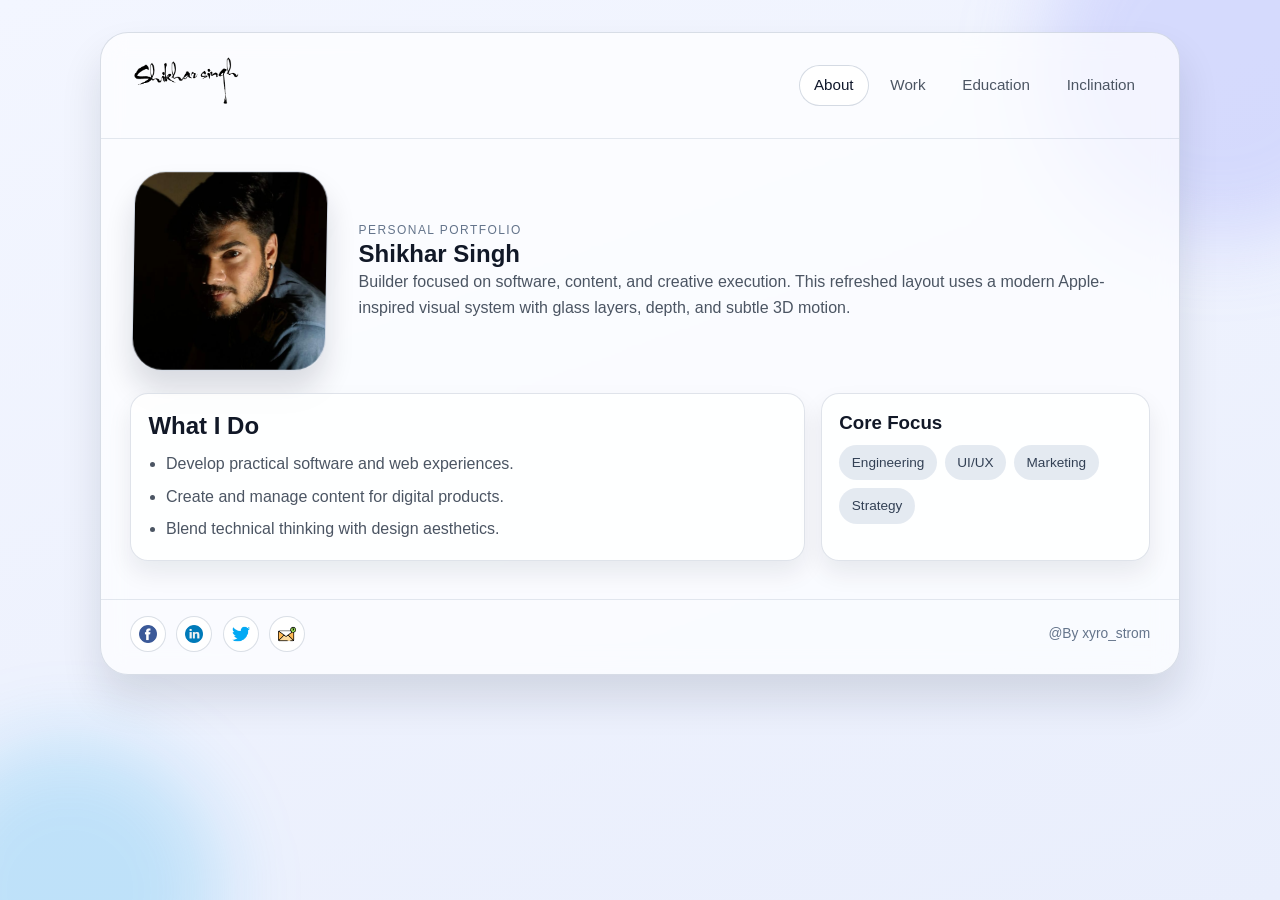
<file: index.html>
<!doctype html>
<html lang="en">
<head>
  <meta charset="utf-8">
  <meta name="viewport" content="width=device-width, initial-scale=1">
  <title>Portfolio · About</title>
  <link rel="stylesheet" href="index.css">
</head>
<body>
  <div class="site-shell">
    <header class="header">
      <a class="brand" href="index.html">
        <img src="img/signature5d9863102e449.png" alt="Signature logo">
      </a>
      <nav class="nav" aria-label="Main navigation">
        <a class="active" href="index.html">About</a>
        <a href="work.html">Work</a>
        <a href="education.html">Education</a>
        <a href="inclanation.html">Inclination</a>
      </nav>
    </header>

    <main class="main">
      <section class="hero">
        <img src="img/potrait.jpg" alt="Portrait of Shikhar Singh">
        <div>
          <p class="eyebrow">Personal Portfolio</p>
          <h1>Shikhar Singh</h1>
          <p>Builder focused on software, content, and creative execution. This refreshed layout uses a modern Apple-inspired visual system with glass layers, depth, and subtle 3D motion.</p>
        </div>
      </section>

      <section class="panel-grid">
        <article class="card card--wide">
          <h2>What I Do</h2>
          <ul class="list">
            <li>Develop practical software and web experiences.</li>
            <li>Create and manage content for digital products.</li>
            <li>Blend technical thinking with design aesthetics.</li>
          </ul>
        </article>
        <article class="card card--narrow">
          <h3>Core Focus</h3>
          <div class="tag-wrap">
            <span class="tag">Engineering</span>
            <span class="tag">UI/UX</span>
            <span class="tag">Marketing</span>
            <span class="tag">Strategy</span>
          </div>
        </article>
      </section>
    </main>

    <footer class="footer">
      <div class="socials">
        <a href="https://www.facebook.com/xyrostrom" target="_blank" rel="noreferrer"><img src="img/facebook.png" alt="Facebook"></a>
        <a href="https://www.linkedin.com/in/shikharsingh5051/" target="_blank" rel="noreferrer"><img src="img/linkedin.png" alt="LinkedIn"></a>
        <a href="https://twitter.com/xyro_strom" target="_blank" rel="noreferrer"><img src="img/twitter.png" alt="Twitter"></a>
        <a href="mailto:shikhar.singh@zoho.com"><img src="img/email.png" alt="Email"></a>
      </div>
      <p class="credit">@By xyro_strom</p>
    </footer>
  </div>
</body>
</html>
</file>
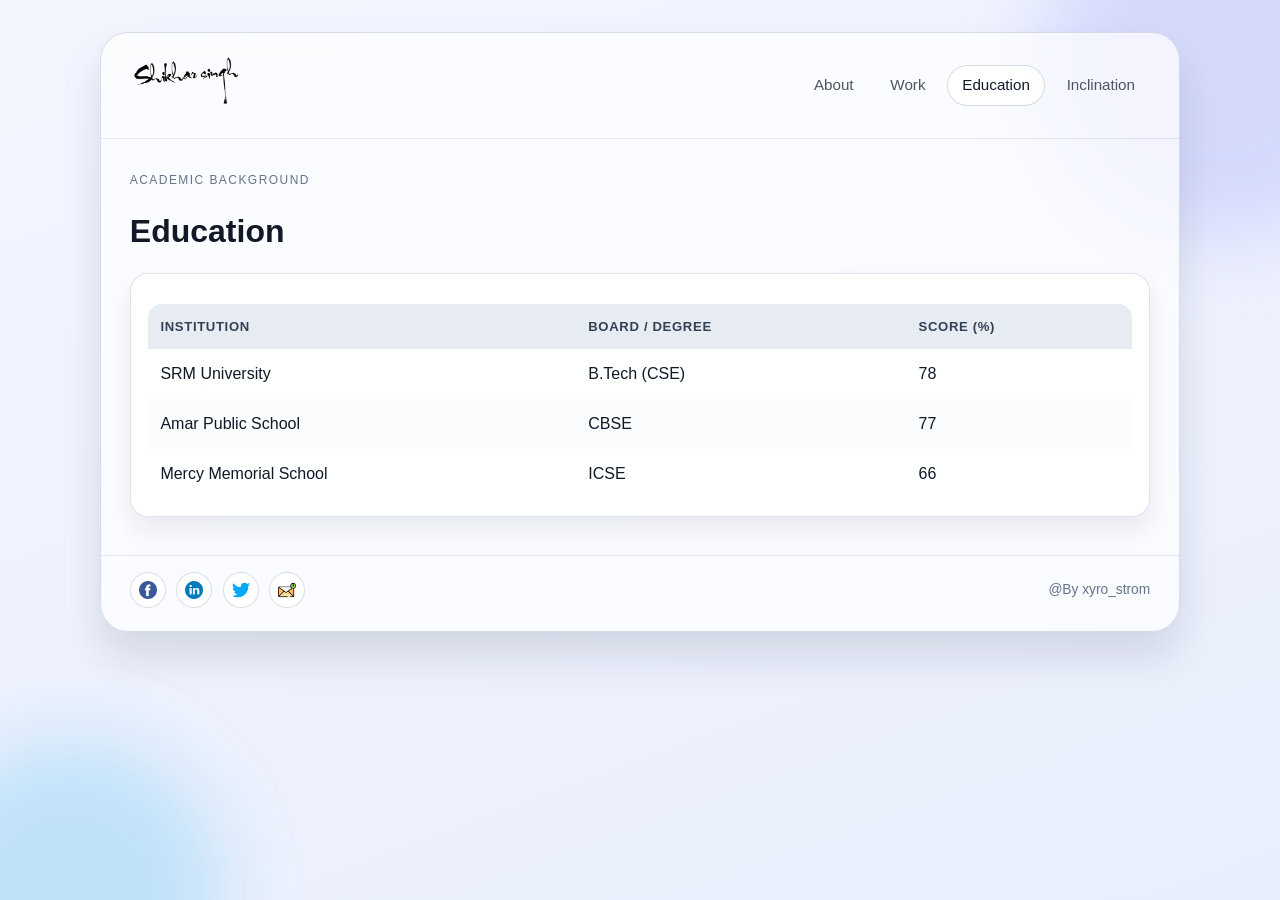
<file: education.html>
<!doctype html>
<html lang="en">
<head>
  <meta charset="utf-8">
  <meta name="viewport" content="width=device-width, initial-scale=1">
  <title>Portfolio · Education</title>
  <link rel="stylesheet" href="index.css">
</head>
<body>
  <div class="site-shell">
    <header class="header">
      <a class="brand" href="index.html">
        <img src="img/signature5d9863102e449.png" alt="Signature logo">
      </a>
      <nav class="nav" aria-label="Main navigation">
        <a href="index.html">About</a>
        <a href="work.html">Work</a>
        <a class="active" href="education.html">Education</a>
        <a href="inclanation.html">Inclination</a>
      </nav>
    </header>

    <main class="main">
      <p class="eyebrow">Academic Background</p>
      <h1>Education</h1>
      <section class="card">
        <table class="table">
          <thead>
            <tr>
              <th>Institution</th>
              <th>Board / Degree</th>
              <th>Score (%)</th>
            </tr>
          </thead>
          <tbody>
            <tr>
              <td>SRM University</td>
              <td>B.Tech (CSE)</td>
              <td>78</td>
            </tr>
            <tr>
              <td>Amar Public School</td>
              <td>CBSE</td>
              <td>77</td>
            </tr>
            <tr>
              <td>Mercy Memorial School</td>
              <td>ICSE</td>
              <td>66</td>
            </tr>
          </tbody>
        </table>
      </section>
    </main>

    <footer class="footer">
      <div class="socials">
        <a href="https://www.facebook.com/xyrostrom" target="_blank" rel="noreferrer"><img src="img/facebook.png" alt="Facebook"></a>
        <a href="https://www.linkedin.com/in/shikharsingh5051/" target="_blank" rel="noreferrer"><img src="img/linkedin.png" alt="LinkedIn"></a>
        <a href="https://twitter.com/xyro_strom" target="_blank" rel="noreferrer"><img src="img/twitter.png" alt="Twitter"></a>
        <a href="mailto:shikhar.singh@zoho.com"><img src="img/email.png" alt="Email"></a>
      </div>
      <p class="credit">@By xyro_strom</p>
    </footer>
  </div>
</body>
</html>
</file>
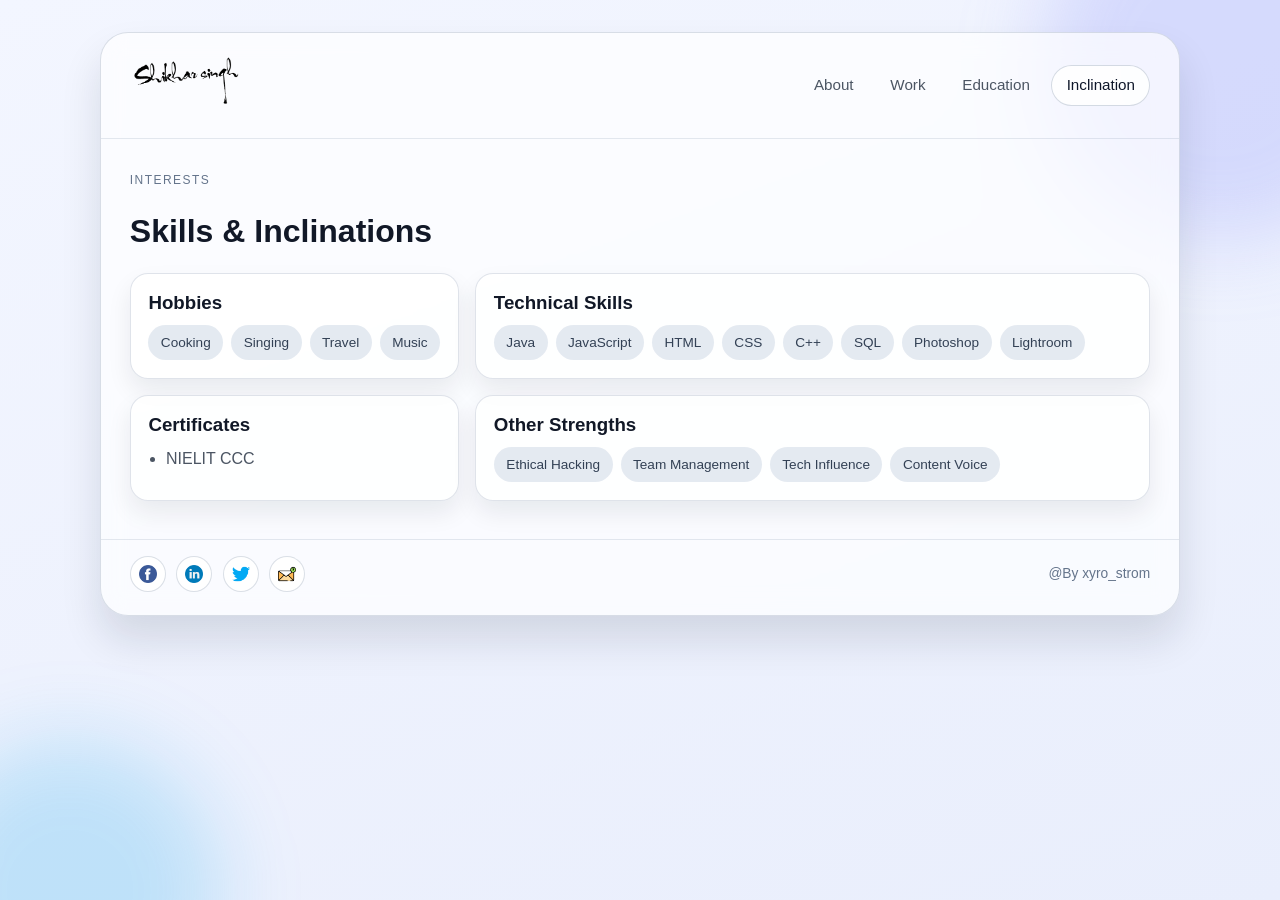
<file: inclanation.html>
<!doctype html>
<html lang="en">
<head>
  <meta charset="utf-8">
  <meta name="viewport" content="width=device-width, initial-scale=1">
  <title>Portfolio · Inclination</title>
  <link rel="stylesheet" href="index.css">
</head>
<body>
  <div class="site-shell">
    <header class="header">
      <a class="brand" href="index.html">
        <img src="img/signature5d9863102e449.png" alt="Signature logo">
      </a>
      <nav class="nav" aria-label="Main navigation">
        <a href="index.html">About</a>
        <a href="work.html">Work</a>
        <a href="education.html">Education</a>
        <a class="active" href="inclanation.html">Inclination</a>
      </nav>
    </header>

    <main class="main">
      <p class="eyebrow">Interests</p>
      <h1>Skills & Inclinations</h1>
      <section class="panel-grid">
        <article class="card card--narrow">
          <h3>Hobbies</h3>
          <div class="tag-wrap">
            <span class="tag">Cooking</span>
            <span class="tag">Singing</span>
            <span class="tag">Travel</span>
            <span class="tag">Music</span>
          </div>
        </article>
        <article class="card card--wide">
          <h3>Technical Skills</h3>
          <div class="tag-wrap">
            <span class="tag">Java</span>
            <span class="tag">JavaScript</span>
            <span class="tag">HTML</span>
            <span class="tag">CSS</span>
            <span class="tag">C++</span>
            <span class="tag">SQL</span>
            <span class="tag">Photoshop</span>
            <span class="tag">Lightroom</span>
          </div>
        </article>
        <article class="card card--narrow">
          <h3>Certificates</h3>
          <ul class="list">
            <li>NIELIT CCC</li>
          </ul>
        </article>
        <article class="card card--wide">
          <h3>Other Strengths</h3>
          <div class="tag-wrap">
            <span class="tag">Ethical Hacking</span>
            <span class="tag">Team Management</span>
            <span class="tag">Tech Influence</span>
            <span class="tag">Content Voice</span>
          </div>
        </article>
      </section>
    </main>

    <footer class="footer">
      <div class="socials">
        <a href="https://www.facebook.com/xyrostrom" target="_blank" rel="noreferrer"><img src="img/facebook.png" alt="Facebook"></a>
        <a href="https://www.linkedin.com/in/shikharsingh5051/" target="_blank" rel="noreferrer"><img src="img/linkedin.png" alt="LinkedIn"></a>
        <a href="https://twitter.com/xyro_strom" target="_blank" rel="noreferrer"><img src="img/twitter.png" alt="Twitter"></a>
        <a href="mailto:shikhar.singh@zoho.com"><img src="img/email.png" alt="Email"></a>
      </div>
      <p class="credit">@By xyro_strom</p>
    </footer>
  </div>
</body>
</html>
</file>
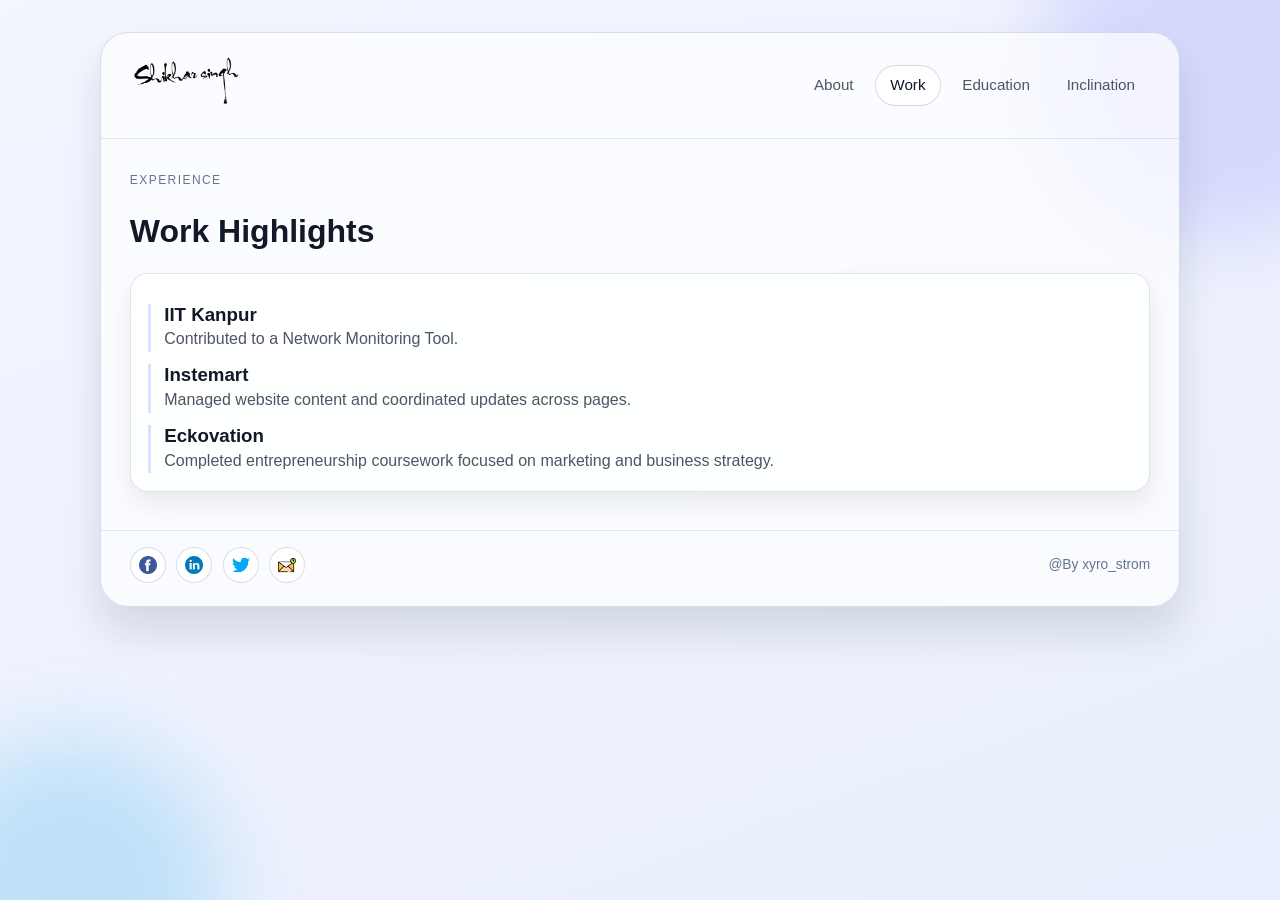
<file: work.html>
<!doctype html>
<html lang="en">
<head>
  <meta charset="utf-8">
  <meta name="viewport" content="width=device-width, initial-scale=1">
  <title>Portfolio · Work</title>
  <link rel="stylesheet" href="index.css">
</head>
<body>
  <div class="site-shell">
    <header class="header">
      <a class="brand" href="index.html">
        <img src="img/signature5d9863102e449.png" alt="Signature logo">
      </a>
      <nav class="nav" aria-label="Main navigation">
        <a href="index.html">About</a>
        <a class="active" href="work.html">Work</a>
        <a href="education.html">Education</a>
        <a href="inclanation.html">Inclination</a>
      </nav>
    </header>

    <main class="main">
      <p class="eyebrow">Experience</p>
      <h1>Work Highlights</h1>
      <section class="card">
        <div class="timeline">
          <article class="timeline-item">
            <h3>IIT Kanpur</h3>
            <p>Contributed to a Network Monitoring Tool.</p>
          </article>
          <article class="timeline-item">
            <h3>Instemart</h3>
            <p>Managed website content and coordinated updates across pages.</p>
          </article>
          <article class="timeline-item">
            <h3>Eckovation</h3>
            <p>Completed entrepreneurship coursework focused on marketing and business strategy.</p>
          </article>
        </div>
      </section>
    </main>

    <footer class="footer">
      <div class="socials">
        <a href="https://www.facebook.com/xyrostrom" target="_blank" rel="noreferrer"><img src="img/facebook.png" alt="Facebook"></a>
        <a href="https://www.linkedin.com/in/shikharsingh5051/" target="_blank" rel="noreferrer"><img src="img/linkedin.png" alt="LinkedIn"></a>
        <a href="https://twitter.com/xyro_strom" target="_blank" rel="noreferrer"><img src="img/twitter.png" alt="Twitter"></a>
        <a href="mailto:shikhar.singh@zoho.com"><img src="img/email.png" alt="Email"></a>
      </div>
      <p class="credit">@By xyro_strom</p>
    </footer>
  </div>
</body>
</html>
</file>
<file: index.css>
:root {
  --bg-top: #f3f6ff;
  --bg-bottom: #e9eefc;
  --surface: rgba(255, 255, 255, 0.7);
  --text-primary: #111827;
  --text-secondary: #4b5563;
  --accent: #2563eb;
  --accent-soft: rgba(37, 99, 235, 0.18);
  --border: rgba(148, 163, 184, 0.35);
  --shadow: 0 24px 40px rgba(15, 23, 42, 0.12);
  --radius-lg: 28px;
  --radius-md: 18px;
}

* {
  box-sizing: border-box;
}

html,
body {
  margin: 0;
  min-height: 100%;
}

body {
  font-family: "SF Pro Display", "SF Pro Text", -apple-system, BlinkMacSystemFont, "Segoe UI", Roboto, sans-serif;
  background: linear-gradient(160deg, var(--bg-top), var(--bg-bottom));
  color: var(--text-primary);
  line-height: 1.6;
}

body::before,
body::after {
  content: "";
  position: fixed;
  border-radius: 50%;
  filter: blur(40px);
  z-index: -2;
}

body::before {
  width: 360px;
  height: 360px;
  top: -120px;
  right: -120px;
  background: rgba(129, 140, 248, 0.24);
}

body::after {
  width: 300px;
  height: 300px;
  bottom: -140px;
  left: -80px;
  background: rgba(14, 165, 233, 0.2);
}

.site-shell {
  width: min(1080px, 92vw);
  margin: 2rem auto;
  background: var(--surface);
  border: 1px solid var(--border);
  box-shadow: var(--shadow);
  border-radius: var(--radius-lg);
  backdrop-filter: blur(12px);
  transform-style: preserve-3d;
  animation: shellFloat 10s ease-in-out infinite;
}

.header {
  display: flex;
  align-items: center;
  justify-content: space-between;
  gap: 1rem;
  padding: 1.4rem 1.8rem;
  border-bottom: 1px solid rgba(148, 163, 184, 0.24);
}

.brand {
  display: flex;
  align-items: center;
  gap: 0.75rem;
  text-decoration: none;
  color: inherit;
  font-weight: 600;
}

.brand img {
  width: 130px;
  max-width: 100%;
}

.nav {
  display: flex;
  flex-wrap: wrap;
  gap: 0.4rem;
}

.nav a {
  padding: 0.52rem 0.95rem;
  border-radius: 999px;
  color: var(--text-secondary);
  text-decoration: none;
  transition: all 220ms ease;
  font-size: 0.95rem;
}

.nav a:hover,
.nav a.active {
  color: #0f172a;
  background: rgba(255, 255, 255, 0.85);
  box-shadow: inset 0 0 0 1px rgba(148, 163, 184, 0.4);
}

.main {
  padding: 2rem 1.8rem 2.4rem;
  display: grid;
  gap: 1.4rem;
}

.hero {
  display: grid;
  grid-template-columns: 200px 1fr;
  gap: 1.8rem;
  align-items: center;
}

.hero img {
  width: 200px;
  aspect-ratio: 1 / 1;
  object-fit: cover;
  border-radius: 32px;
  border: 1px solid rgba(148, 163, 184, 0.4);
  box-shadow: 0 20px 30px rgba(15, 23, 42, 0.14);
  transform: rotateY(-14deg) rotateX(4deg);
  animation: portraitDrift 8s ease-in-out infinite;
}

.eyebrow {
  letter-spacing: 0.12em;
  font-size: 0.75rem;
  text-transform: uppercase;
  color: #64748b;
  margin: 0;
}

h1,
h2,
h3 {
  margin: 0;
  line-height: 1.2;
}

p {
  margin: 0;
  color: var(--text-secondary);
}

.panel-grid {
  display: grid;
  grid-template-columns: repeat(12, 1fr);
  gap: 1rem;
}

.card {
  background: rgba(255, 255, 255, 0.8);
  border: 1px solid rgba(148, 163, 184, 0.3);
  border-radius: var(--radius-md);
  padding: 1.1rem;
  box-shadow: 0 12px 24px rgba(15, 23, 42, 0.08);
  transform: translateZ(20px);
  transition: transform 200ms ease, box-shadow 200ms ease;
}

.card:hover {
  transform: translateY(-4px) translateZ(24px);
  box-shadow: 0 18px 30px rgba(15, 23, 42, 0.13);
}

.card--wide {
  grid-column: span 8;
}

.card--narrow {
  grid-column: span 4;
}

.list {
  margin: 0.65rem 0 0;
  padding-left: 1.1rem;
  color: var(--text-secondary);
}

.list li + li {
  margin-top: 0.45rem;
}

.timeline {
  display: grid;
  gap: 0.8rem;
  margin-top: 0.75rem;
}

.timeline-item {
  border-left: 3px solid var(--accent-soft);
  padding-left: 0.8rem;
}

.table {
  width: 100%;
  border-collapse: collapse;
  margin-top: 0.8rem;
  overflow: hidden;
  border-radius: 14px;
}

.table th,
.table td {
  text-align: left;
  padding: 0.75rem;
}

.table th {
  background: rgba(226, 232, 240, 0.8);
  font-size: 0.82rem;
  text-transform: uppercase;
  letter-spacing: 0.05em;
  color: #334155;
}

.table tr:nth-child(even) td {
  background: rgba(248, 250, 252, 0.8);
}

.tag-wrap {
  display: flex;
  flex-wrap: wrap;
  gap: 0.5rem;
  margin-top: 0.7rem;
}

.tag {
  padding: 0.42rem 0.78rem;
  border-radius: 999px;
  font-size: 0.85rem;
  background: rgba(226, 232, 240, 0.9);
  color: #334155;
}

.footer {
  display: flex;
  justify-content: space-between;
  align-items: center;
  gap: 1rem;
  padding: 1rem 1.8rem 1.4rem;
  border-top: 1px solid rgba(148, 163, 184, 0.24);
}

.socials {
  display: flex;
  gap: 0.65rem;
}

.socials a {
  display: inline-flex;
  width: 36px;
  height: 36px;
  align-items: center;
  justify-content: center;
  border-radius: 50%;
  border: 1px solid rgba(148, 163, 184, 0.35);
  background: rgba(255, 255, 255, 0.84);
  transition: transform 220ms ease;
}

.socials a:hover {
  transform: translateY(-2px);
}

.socials img {
  width: 18px;
  height: 18px;
}

.credit {
  color: #64748b;
  font-size: 0.86rem;
}

@keyframes shellFloat {
  0%,
  100% {
    transform: perspective(1200px) rotateX(0deg);
  }
  50% {
    transform: perspective(1200px) rotateX(0.8deg);
  }
}

@keyframes portraitDrift {
  0%,
  100% {
    transform: rotateY(-14deg) rotateX(4deg) translateY(0px);
  }
  50% {
    transform: rotateY(-10deg) rotateX(2deg) translateY(-6px);
  }
}

@media (max-width: 900px) {
  .hero {
    grid-template-columns: 1fr;
  }

  .card--wide,
  .card--narrow {
    grid-column: span 12;
  }
}

@media (max-width: 640px) {
  .header,
  .main,
  .footer {
    padding-left: 1rem;
    padding-right: 1rem;
  }

  .footer {
    flex-direction: column;
    align-items: flex-start;
  }
}
</file>
